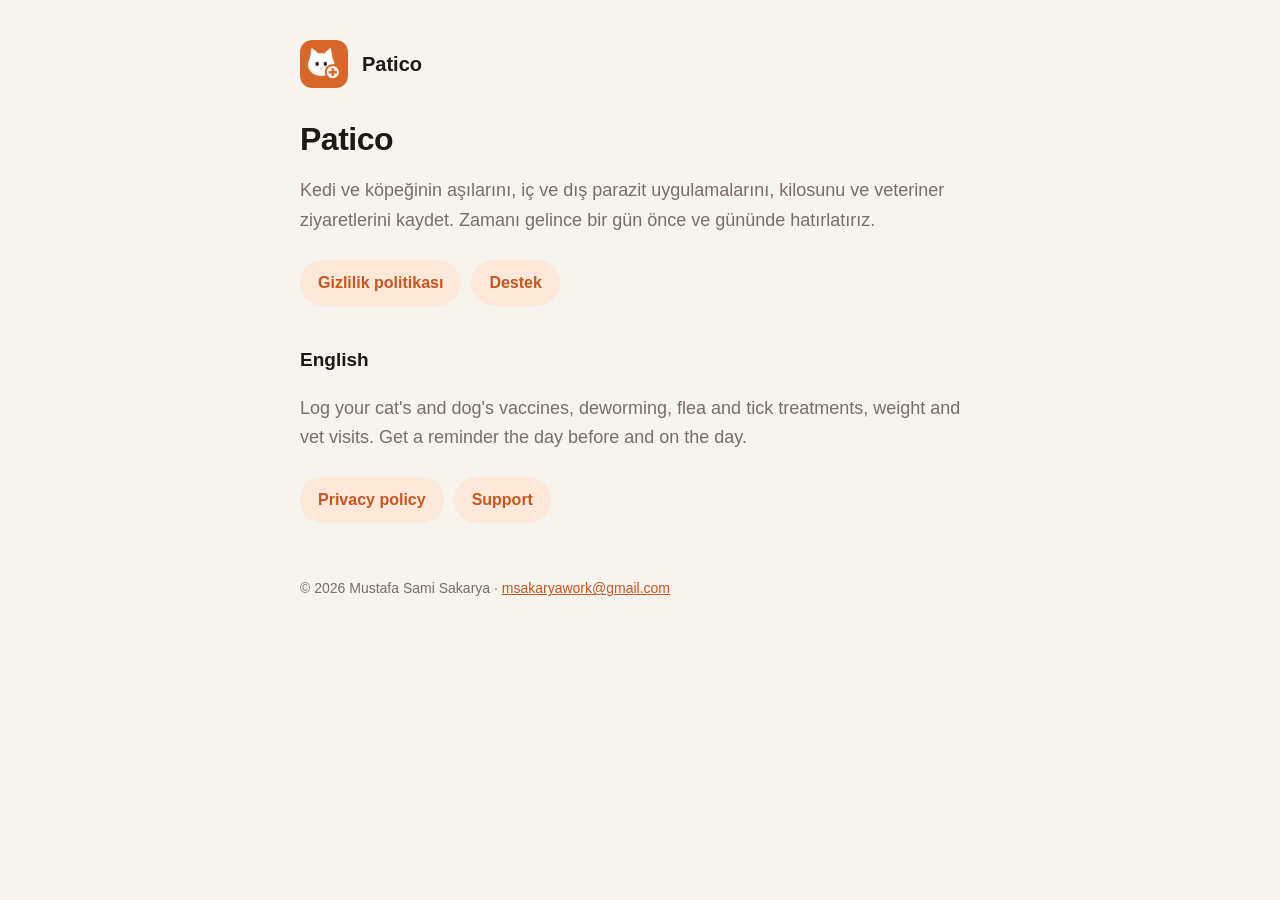
<file: index.html>
<!doctype html>
<html lang="tr">
<head>
  <meta charset="utf-8">
  <meta name="viewport" content="width=device-width, initial-scale=1">
  <title>Patico</title>
  <meta name="description" content="Patico: kedi ve köpekler için aşı, parazit, kilo ve veteriner takvimi. / A health calendar for cats and dogs.">
  <link rel="icon" href="logo.png">
  <link rel="stylesheet" href="style.css">
</head>
<body>
<main>
  <header><img src="logo.png" alt=""><strong>Patico</strong></header>
  <h1>Patico</h1>
  <p class="lead">Kedi ve köpeğinin aşılarını, iç ve dış parazit uygulamalarını, kilosunu ve veteriner ziyaretlerini kaydet. Zamanı gelince bir gün önce ve gününde hatırlatırız.</p>
  <ul class="links">
    <li><a href="privacy/">Gizlilik politikası</a></li>
    <li><a href="support/">Destek</a></li>
  </ul>

  <h2 lang="en">English</h2>
  <p class="lead" lang="en">Log your cat's and dog's vaccines, deworming, flea and tick treatments, weight and vet visits. Get a reminder the day before and on the day.</p>
  <ul class="links" lang="en">
    <li><a href="en/privacy/">Privacy policy</a></li>
    <li><a href="en/support/">Support</a></li>
  </ul>
  <footer>© 2026 Mustafa Sami Sakarya · <a href="mailto:msakaryawork@gmail.com">msakaryawork@gmail.com</a></footer>
</main>
</body>
</html>
</file>
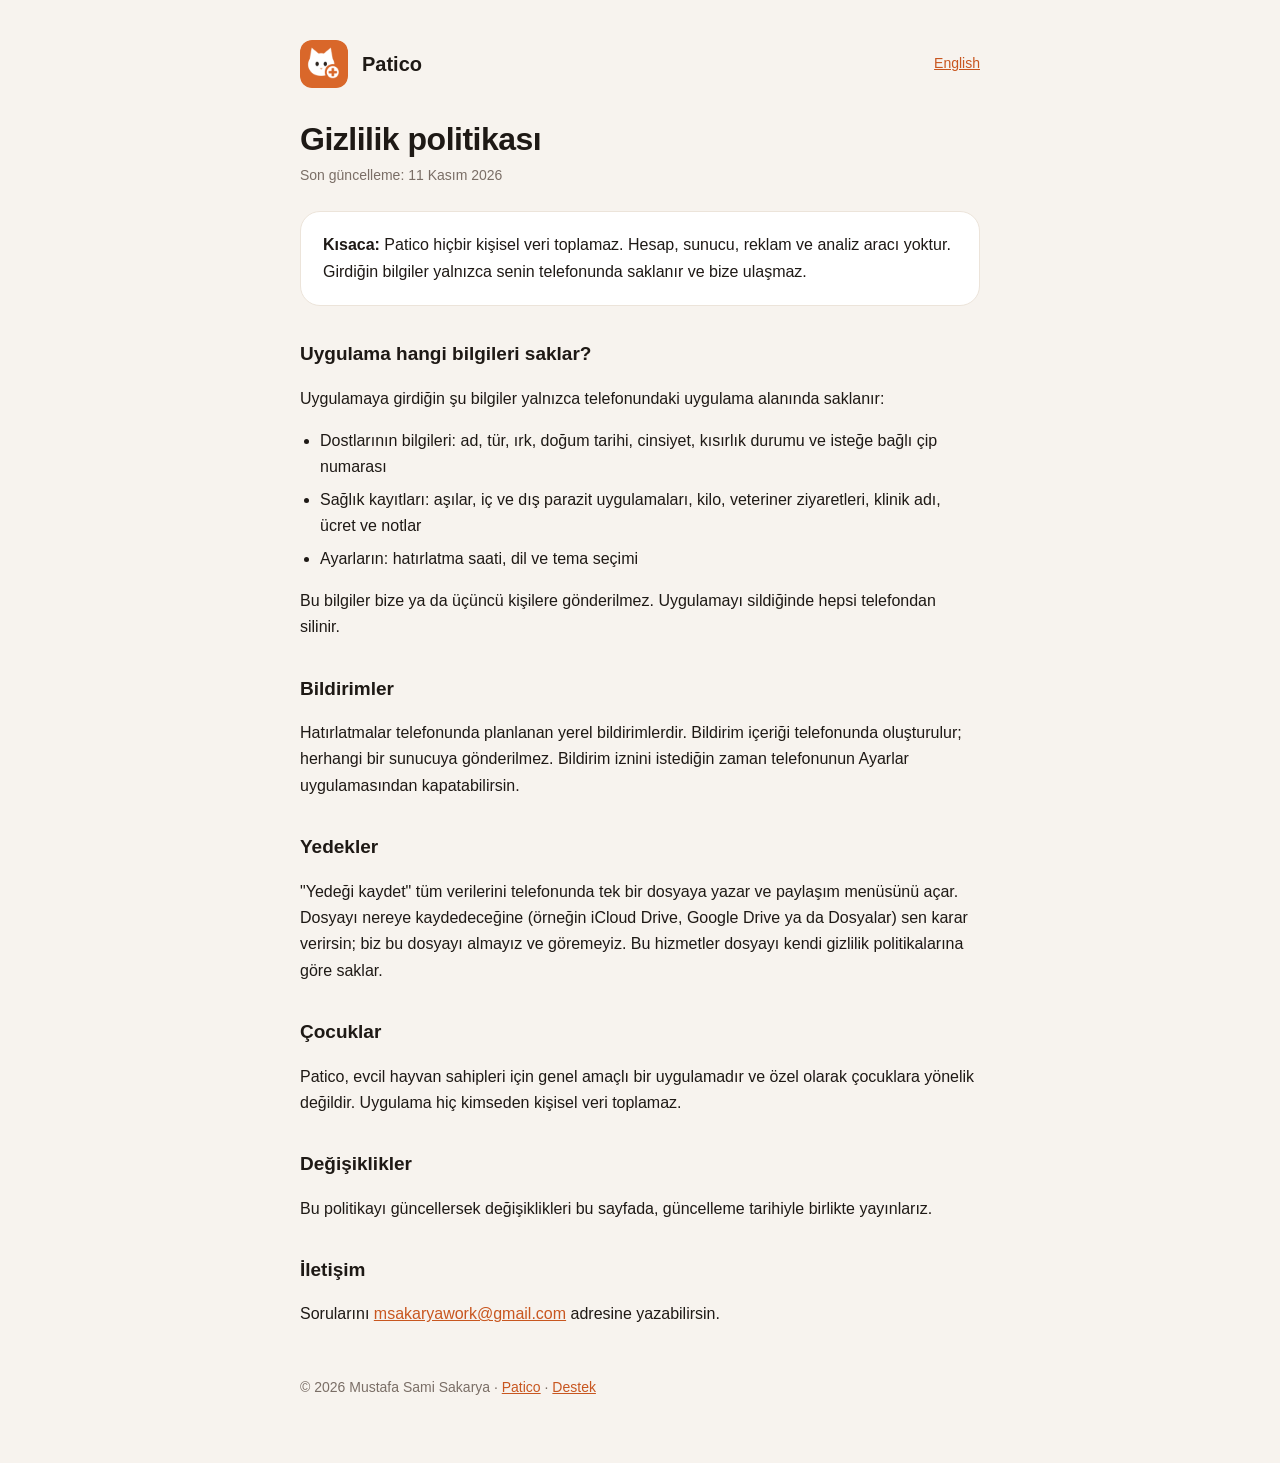
<file: privacy/index.html>
<!doctype html>
<html lang="tr">
<head>
  <meta charset="utf-8">
  <meta name="viewport" content="width=device-width, initial-scale=1">
  <title>Gizlilik politikası · Patico</title>
  <link rel="icon" href="../logo.png">
  <link rel="stylesheet" href="../style.css">
</head>
<body>
<main>
  <header><img src="../logo.png" alt=""><strong>Patico</strong><nav><a href="../en/privacy/" hreflang="en">English</a></nav></header>
  <h1>Gizlilik politikası</h1>
  <p class="updated">Son güncelleme: 11 Kasım 2026</p>

  <div class="card">
    <strong>Kısaca:</strong> Patico hiçbir kişisel veri toplamaz. Hesap, sunucu, reklam ve analiz aracı yoktur. Girdiğin bilgiler yalnızca senin telefonunda saklanır ve bize ulaşmaz.
  </div>

  <h2>Uygulama hangi bilgileri saklar?</h2>
  <p>Uygulamaya girdiğin şu bilgiler yalnızca telefonundaki uygulama alanında saklanır:</p>
  <ul>
    <li>Dostlarının bilgileri: ad, tür, ırk, doğum tarihi, cinsiyet, kısırlık durumu ve isteğe bağlı çip numarası</li>
    <li>Sağlık kayıtları: aşılar, iç ve dış parazit uygulamaları, kilo, veteriner ziyaretleri, klinik adı, ücret ve notlar</li>
    <li>Ayarların: hatırlatma saati, dil ve tema seçimi</li>
  </ul>
  <p>Bu bilgiler bize ya da üçüncü kişilere gönderilmez. Uygulamayı sildiğinde hepsi telefondan silinir.</p>

  <h2>Bildirimler</h2>
  <p>Hatırlatmalar telefonunda planlanan yerel bildirimlerdir. Bildirim içeriği telefonunda oluşturulur; herhangi bir sunucuya gönderilmez. Bildirim iznini istediğin zaman telefonunun Ayarlar uygulamasından kapatabilirsin.</p>

  <h2>Yedekler</h2>
  <p>"Yedeği kaydet" tüm verilerini telefonunda tek bir dosyaya yazar ve paylaşım menüsünü açar. Dosyayı nereye kaydedeceğine (örneğin iCloud Drive, Google Drive ya da Dosyalar) sen karar verirsin; biz bu dosyayı almayız ve göremeyiz. Bu hizmetler dosyayı kendi gizlilik politikalarına göre saklar.</p>

  <h2>Çocuklar</h2>
  <p>Patico, evcil hayvan sahipleri için genel amaçlı bir uygulamadır ve özel olarak çocuklara yönelik değildir. Uygulama hiç kimseden kişisel veri toplamaz.</p>

  <h2>Değişiklikler</h2>
  <p>Bu politikayı güncellersek değişiklikleri bu sayfada, güncelleme tarihiyle birlikte yayınlarız.</p>

  <h2>İletişim</h2>
  <p>Sorularını <a href="mailto:msakaryawork@gmail.com">msakaryawork@gmail.com</a> adresine yazabilirsin.</p>

  <footer>© 2026 Mustafa Sami Sakarya · <a href="../">Patico</a> · <a href="../support/">Destek</a></footer>
</main>
</body>
</html>
</file>
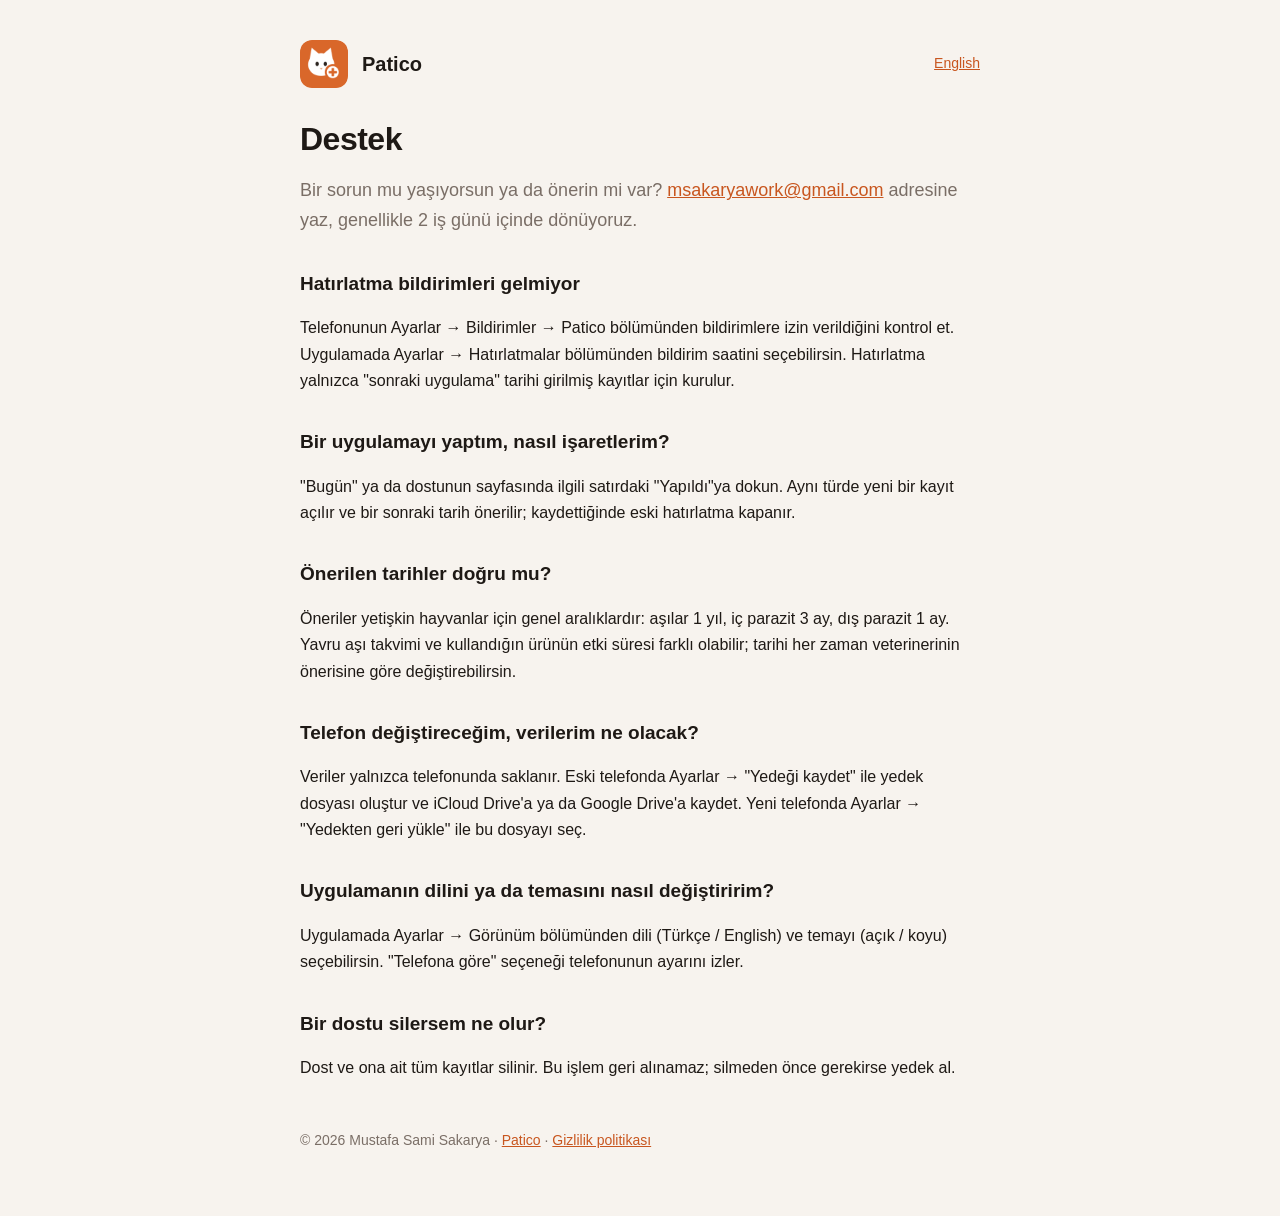
<file: support/index.html>
<!doctype html>
<html lang="tr">
<head>
  <meta charset="utf-8">
  <meta name="viewport" content="width=device-width, initial-scale=1">
  <title>Destek · Patico</title>
  <link rel="icon" href="../logo.png">
  <link rel="stylesheet" href="../style.css">
</head>
<body>
<main>
  <header><img src="../logo.png" alt=""><strong>Patico</strong><nav><a href="../en/support/" hreflang="en">English</a></nav></header>
  <h1>Destek</h1>
  <p class="lead">Bir sorun mu yaşıyorsun ya da önerin mi var? <a href="mailto:msakaryawork@gmail.com">msakaryawork@gmail.com</a> adresine yaz, genellikle 2 iş günü içinde dönüyoruz.</p>

  <h2>Hatırlatma bildirimleri gelmiyor</h2>
  <p>Telefonunun Ayarlar → Bildirimler → Patico bölümünden bildirimlere izin verildiğini kontrol et. Uygulamada Ayarlar → Hatırlatmalar bölümünden bildirim saatini seçebilirsin. Hatırlatma yalnızca "sonraki uygulama" tarihi girilmiş kayıtlar için kurulur.</p>

  <h2>Bir uygulamayı yaptım, nasıl işaretlerim?</h2>
  <p>"Bugün" ya da dostunun sayfasında ilgili satırdaki "Yapıldı"ya dokun. Aynı türde yeni bir kayıt açılır ve bir sonraki tarih önerilir; kaydettiğinde eski hatırlatma kapanır.</p>

  <h2>Önerilen tarihler doğru mu?</h2>
  <p>Öneriler yetişkin hayvanlar için genel aralıklardır: aşılar 1 yıl, iç parazit 3 ay, dış parazit 1 ay. Yavru aşı takvimi ve kullandığın ürünün etki süresi farklı olabilir; tarihi her zaman veterinerinin önerisine göre değiştirebilirsin.</p>

  <h2>Telefon değiştireceğim, verilerim ne olacak?</h2>
  <p>Veriler yalnızca telefonunda saklanır. Eski telefonda Ayarlar → "Yedeği kaydet" ile yedek dosyası oluştur ve iCloud Drive'a ya da Google Drive'a kaydet. Yeni telefonda Ayarlar → "Yedekten geri yükle" ile bu dosyayı seç.</p>

  <h2>Uygulamanın dilini ya da temasını nasıl değiştiririm?</h2>
  <p>Uygulamada Ayarlar → Görünüm bölümünden dili (Türkçe / English) ve temayı (açık / koyu) seçebilirsin. "Telefona göre" seçeneği telefonunun ayarını izler.</p>

  <h2>Bir dostu silersem ne olur?</h2>
  <p>Dost ve ona ait tüm kayıtlar silinir. Bu işlem geri alınamaz; silmeden önce gerekirse yedek al.</p>

  <footer>© 2026 Mustafa Sami Sakarya · <a href="../">Patico</a> · <a href="../privacy/">Gizlilik politikası</a></footer>
</main>
</body>
</html>
</file>
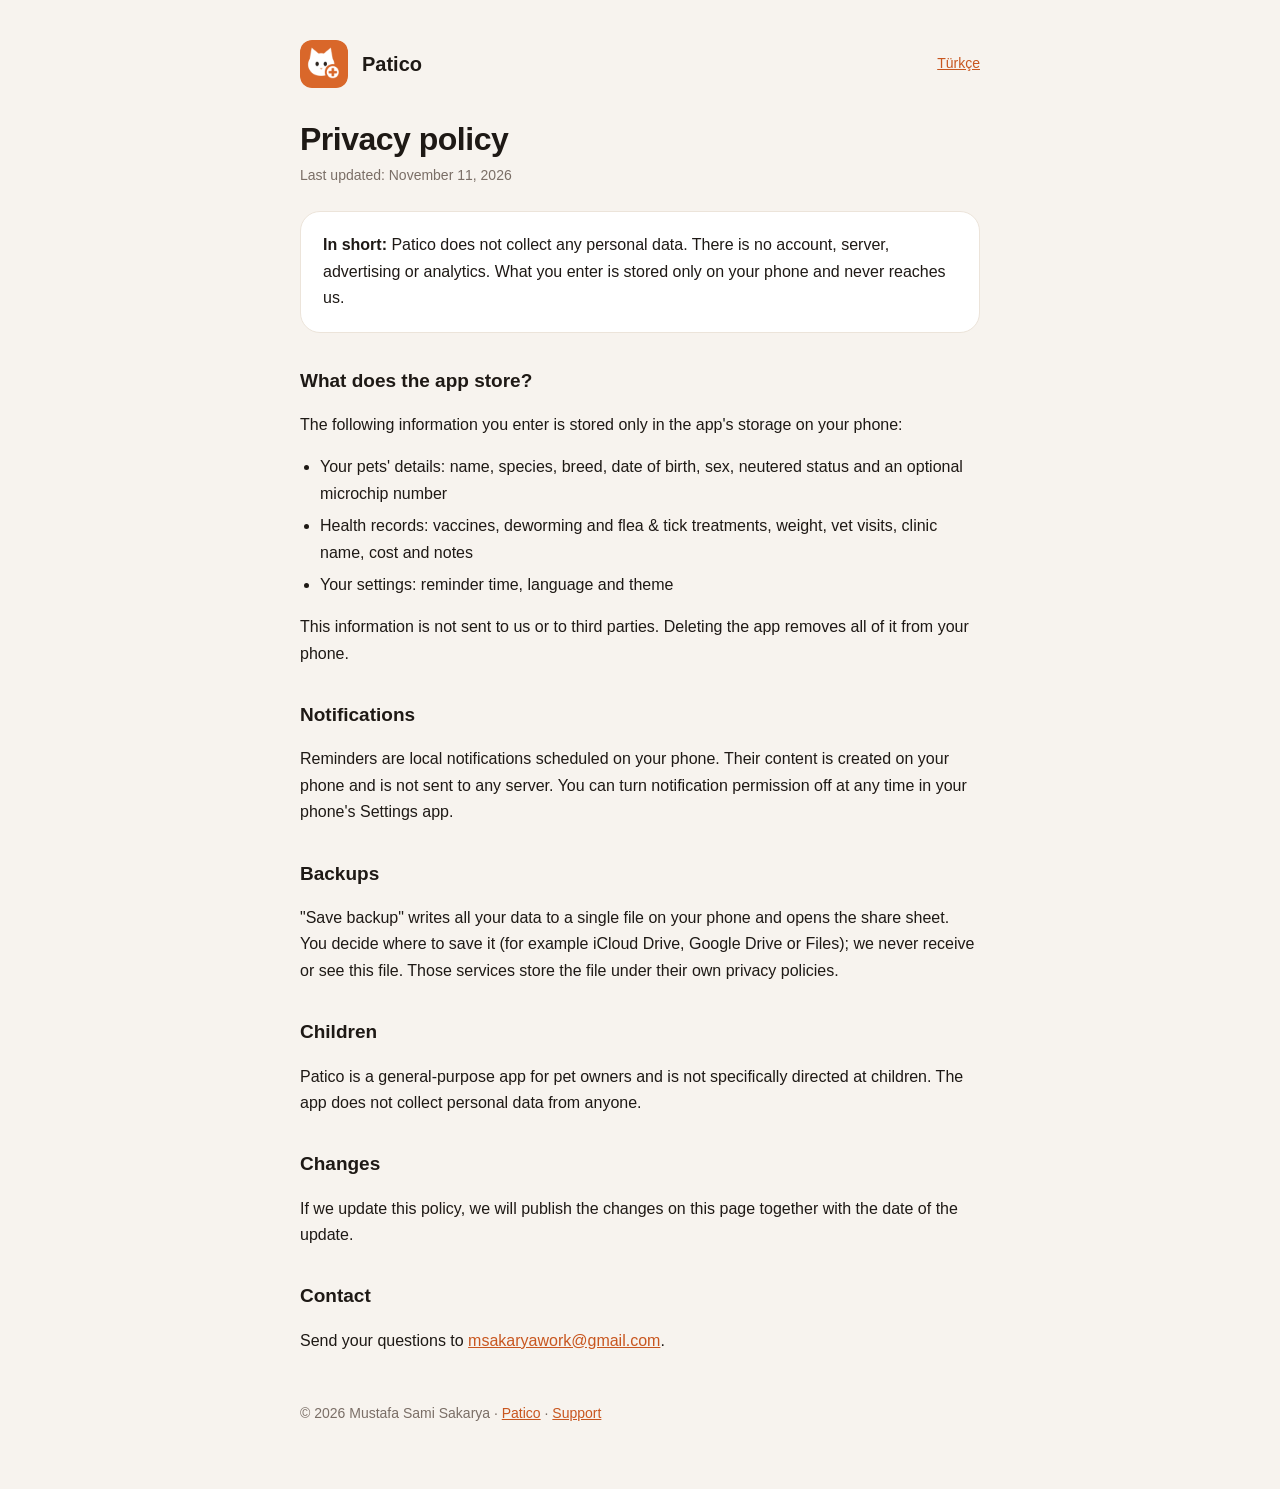
<file: en/privacy/index.html>
<!doctype html>
<html lang="en">
<head>
  <meta charset="utf-8">
  <meta name="viewport" content="width=device-width, initial-scale=1">
  <title>Privacy policy · Patico</title>
  <link rel="icon" href="../../logo.png">
  <link rel="stylesheet" href="../../style.css">
</head>
<body>
<main>
  <header><img src="../../logo.png" alt=""><strong>Patico</strong><nav><a href="../../privacy/" hreflang="tr">Türkçe</a></nav></header>
  <h1>Privacy policy</h1>
  <p class="updated">Last updated: November 11, 2026</p>

  <div class="card">
    <strong>In short:</strong> Patico does not collect any personal data. There is no account, server, advertising or analytics. What you enter is stored only on your phone and never reaches us.
  </div>

  <h2>What does the app store?</h2>
  <p>The following information you enter is stored only in the app's storage on your phone:</p>
  <ul>
    <li>Your pets' details: name, species, breed, date of birth, sex, neutered status and an optional microchip number</li>
    <li>Health records: vaccines, deworming and flea &amp; tick treatments, weight, vet visits, clinic name, cost and notes</li>
    <li>Your settings: reminder time, language and theme</li>
  </ul>
  <p>This information is not sent to us or to third parties. Deleting the app removes all of it from your phone.</p>

  <h2>Notifications</h2>
  <p>Reminders are local notifications scheduled on your phone. Their content is created on your phone and is not sent to any server. You can turn notification permission off at any time in your phone's Settings app.</p>

  <h2>Backups</h2>
  <p>"Save backup" writes all your data to a single file on your phone and opens the share sheet. You decide where to save it (for example iCloud Drive, Google Drive or Files); we never receive or see this file. Those services store the file under their own privacy policies.</p>

  <h2>Children</h2>
  <p>Patico is a general-purpose app for pet owners and is not specifically directed at children. The app does not collect personal data from anyone.</p>

  <h2>Changes</h2>
  <p>If we update this policy, we will publish the changes on this page together with the date of the update.</p>

  <h2>Contact</h2>
  <p>Send your questions to <a href="mailto:msakaryawork@gmail.com">msakaryawork@gmail.com</a>.</p>

  <footer>© 2026 Mustafa Sami Sakarya · <a href="../../">Patico</a> · <a href="../support/">Support</a></footer>
</main>
</body>
</html>
</file>
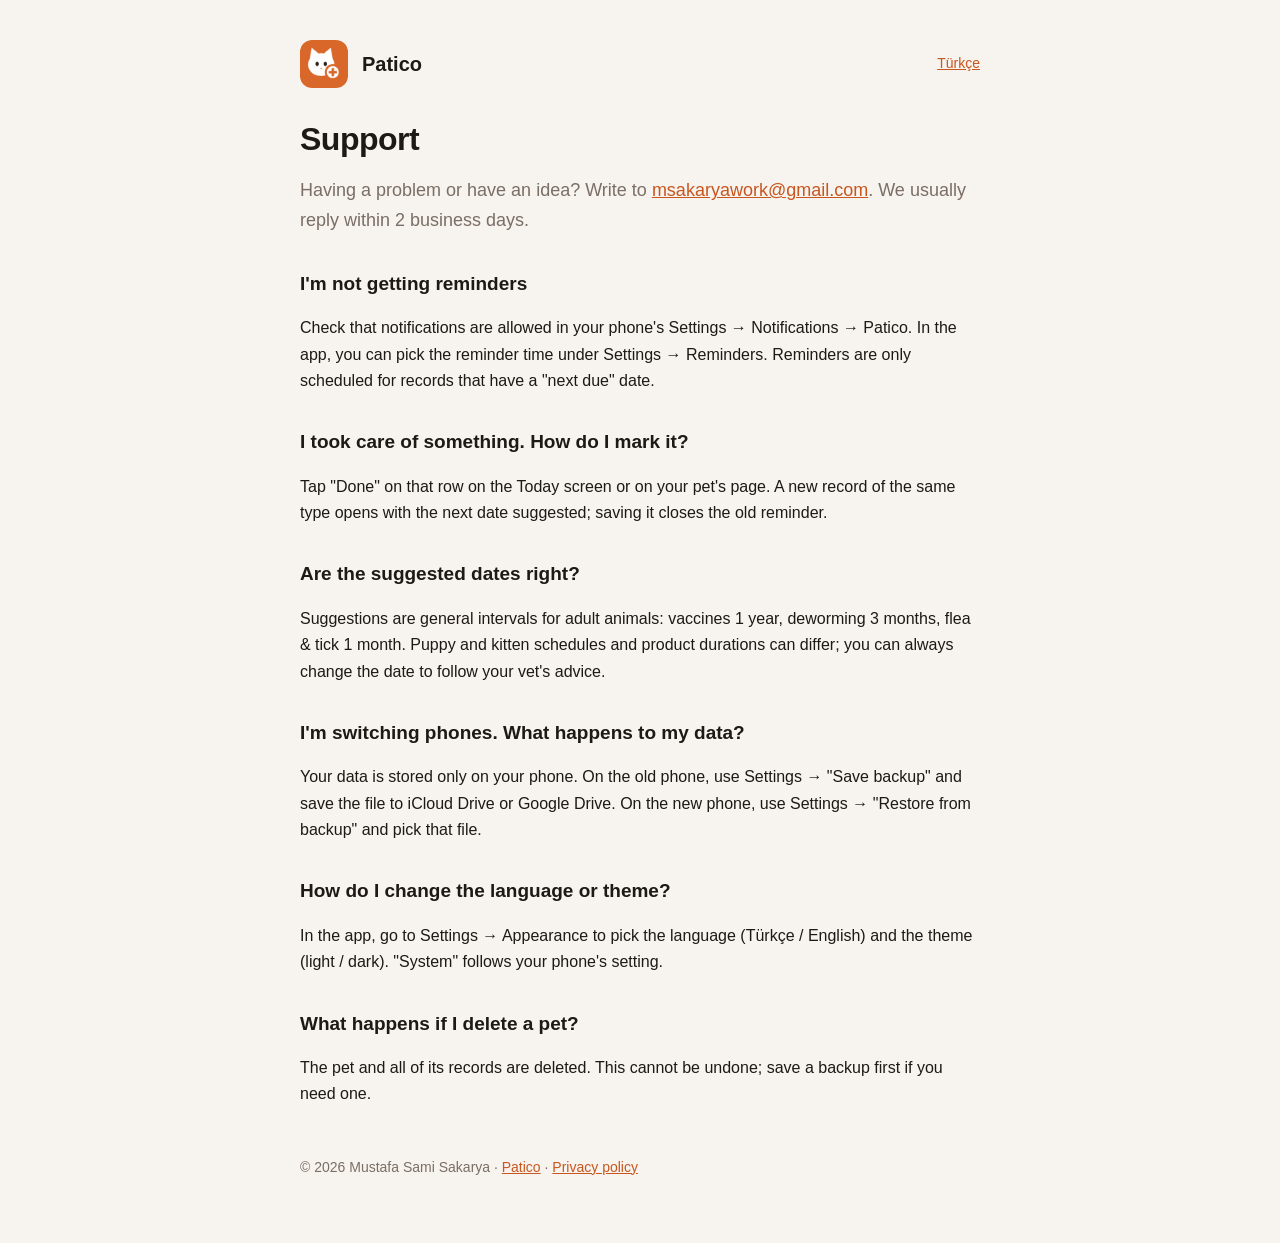
<file: en/support/index.html>
<!doctype html>
<html lang="en">
<head>
  <meta charset="utf-8">
  <meta name="viewport" content="width=device-width, initial-scale=1">
  <title>Support · Patico</title>
  <link rel="icon" href="../../logo.png">
  <link rel="stylesheet" href="../../style.css">
</head>
<body>
<main>
  <header><img src="../../logo.png" alt=""><strong>Patico</strong><nav><a href="../../support/" hreflang="tr">Türkçe</a></nav></header>
  <h1>Support</h1>
  <p class="lead">Having a problem or have an idea? Write to <a href="mailto:msakaryawork@gmail.com">msakaryawork@gmail.com</a>. We usually reply within 2 business days.</p>

  <h2>I'm not getting reminders</h2>
  <p>Check that notifications are allowed in your phone's Settings → Notifications → Patico. In the app, you can pick the reminder time under Settings → Reminders. Reminders are only scheduled for records that have a "next due" date.</p>

  <h2>I took care of something. How do I mark it?</h2>
  <p>Tap "Done" on that row on the Today screen or on your pet's page. A new record of the same type opens with the next date suggested; saving it closes the old reminder.</p>

  <h2>Are the suggested dates right?</h2>
  <p>Suggestions are general intervals for adult animals: vaccines 1 year, deworming 3 months, flea &amp; tick 1 month. Puppy and kitten schedules and product durations can differ; you can always change the date to follow your vet's advice.</p>

  <h2>I'm switching phones. What happens to my data?</h2>
  <p>Your data is stored only on your phone. On the old phone, use Settings → "Save backup" and save the file to iCloud Drive or Google Drive. On the new phone, use Settings → "Restore from backup" and pick that file.</p>

  <h2>How do I change the language or theme?</h2>
  <p>In the app, go to Settings → Appearance to pick the language (Türkçe / English) and the theme (light / dark). "System" follows your phone's setting.</p>

  <h2>What happens if I delete a pet?</h2>
  <p>The pet and all of its records are deleted. This cannot be undone; save a backup first if you need one.</p>

  <footer>© 2026 Mustafa Sami Sakarya · <a href="../../">Patico</a> · <a href="../privacy/">Privacy policy</a></footer>
</main>
</body>
</html>
</file>
<file: style.css>
:root {
  --bg: #f7f3ee;
  --surface: #ffffff;
  --text: #1e1915;
  --muted: #7a6e66;
  --line: #ece4da;
  --accent: #c8561f;
  --accent-soft: #fde8da;
  color-scheme: light dark;
}
@media (prefers-color-scheme: dark) {
  :root {
    --bg: #0b0a0c;
    --surface: #161417;
    --text: #f5f2ef;
    --muted: #9a928c;
    --line: rgba(255, 255, 255, 0.08);
    --accent: #f7a774;
    --accent-soft: #3a2418;
  }
}
* { box-sizing: border-box; }
body {
  margin: 0;
  background: var(--bg);
  color: var(--text);
  font: 16px/1.65 -apple-system, BlinkMacSystemFont, "Segoe UI", Roboto, Helvetica, Arial, sans-serif;
}
main { max-width: 720px; margin: 0 auto; padding: 40px 20px 64px; }
header { display: flex; align-items: center; gap: 14px; margin-bottom: 32px; }
header img { width: 48px; height: 48px; border-radius: 12px; }
header strong { font-size: 20px; }
header nav { margin-left: auto; font-size: 14px; }
h1 { margin: 0 0 6px; font-size: 32px; line-height: 1.2; letter-spacing: -0.5px; }
h2 { margin: 32px 0 8px; font-size: 19px; }
.updated { margin: 0 0 24px; color: var(--muted); font-size: 14px; }
.card { padding: 20px 22px; margin: 16px 0; background: var(--surface); border: 1px solid var(--line); border-radius: 20px; }
.lead { font-size: 18px; color: var(--muted); }
a { color: var(--accent); }
ul { padding-left: 20px; }
li { margin: 6px 0; }
.links { display: flex; flex-wrap: wrap; gap: 10px; padding: 0; list-style: none; }
.links a { display: inline-block; padding: 10px 18px; background: var(--accent-soft); border-radius: 999px; text-decoration: none; font-weight: 600; }
footer { margin-top: 48px; color: var(--muted); font-size: 14px; }
</file>
